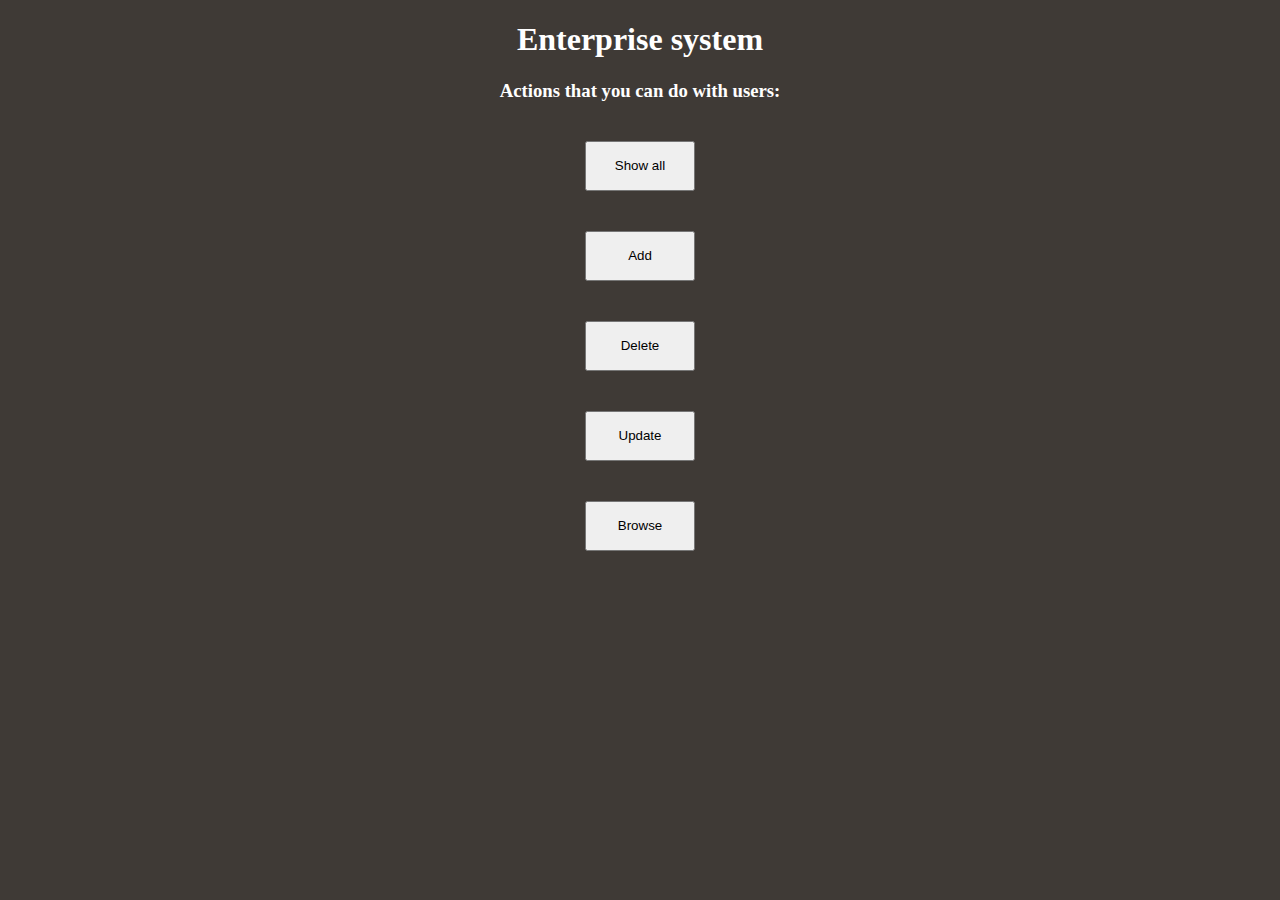
<file: lab_PHP/index.html>
﻿<!DOCTYPE html>

<html>
<head>
    <meta charset="utf-8" />
    <title>Homepage</title>
    <style>
        body{
            text-align:center;
            background-color: #3F3A36;
            color: white;
        }

        button{
            margin: 20px;
            width:110px;
            height:50px;
        }
    </style>
</head>
<body>
    <h1>Enterprise system</h1>
    <h3>Actions that you can do with users:</h3>
    <div>
        <button type="button" onclick="location.href='./allUsers.php'">Show all</button>
        <br />
        <button type="button" onclick="location.href='./add.php'">Add</button>
        <br />
        <button type="button" onclick="location.href='./delete.php'">Delete</button>
        <br />
        <button type="button" onclick="location.href='./update.php'">Update</button>
        <br />
        <button type="button" onclick="location.href='./browse.php'">Browse</button>
    </div>
</body>
</html>
</file>
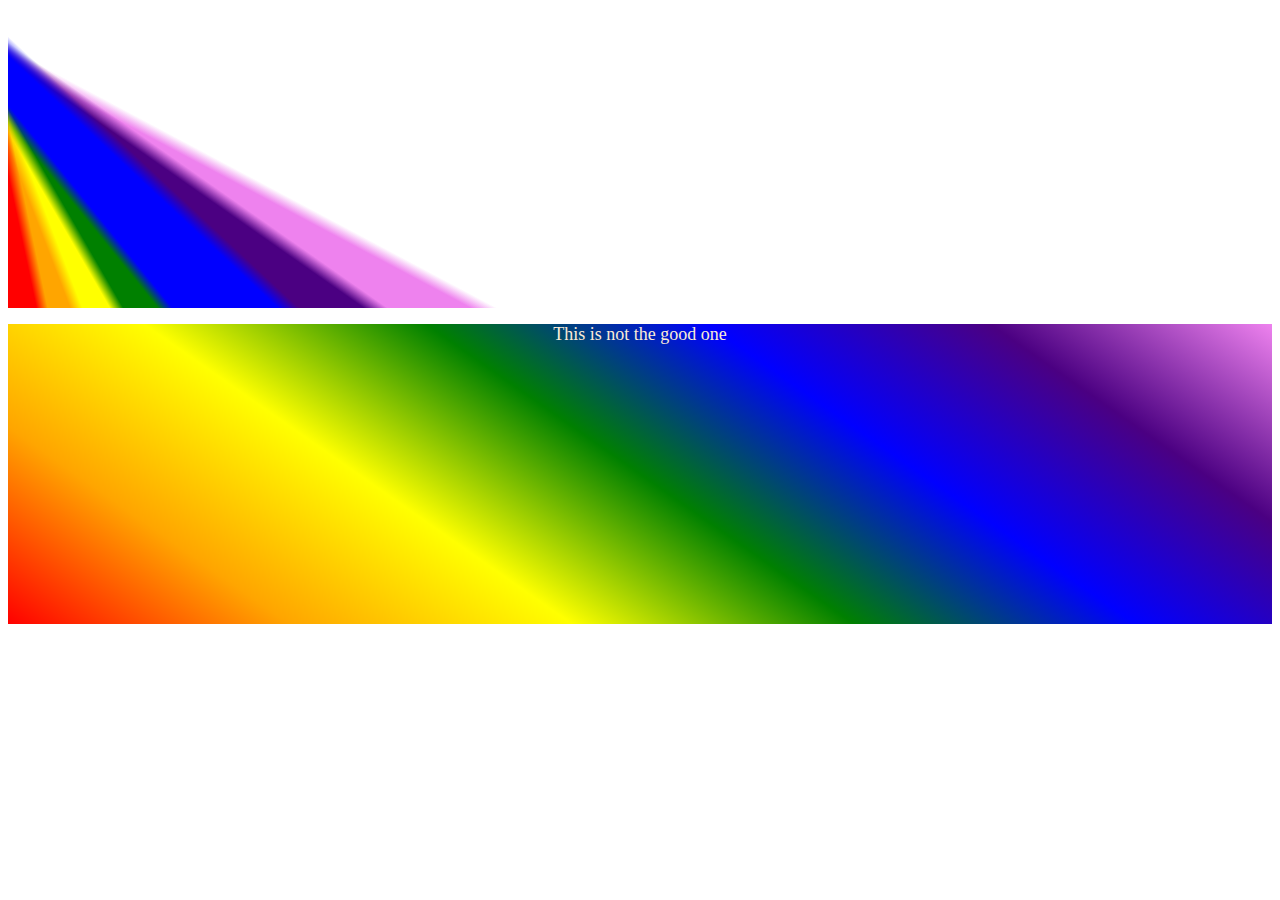
<file: lab2/P18.html>
﻿<!DOCTYPE html>

<html >
<head>
    <link rel="stylesheet" type="text/css" href="StyleSheetP18.css" >
    <title>Problem 18</title>
</head>
<body>

    <div class="mainDiv">
        <div class="r1"></div>
        <div class="r2"></div>
    </div>
    <p></p>
    <div id="rainbow">This is not the good one</div>
</body>
</html>
</file>
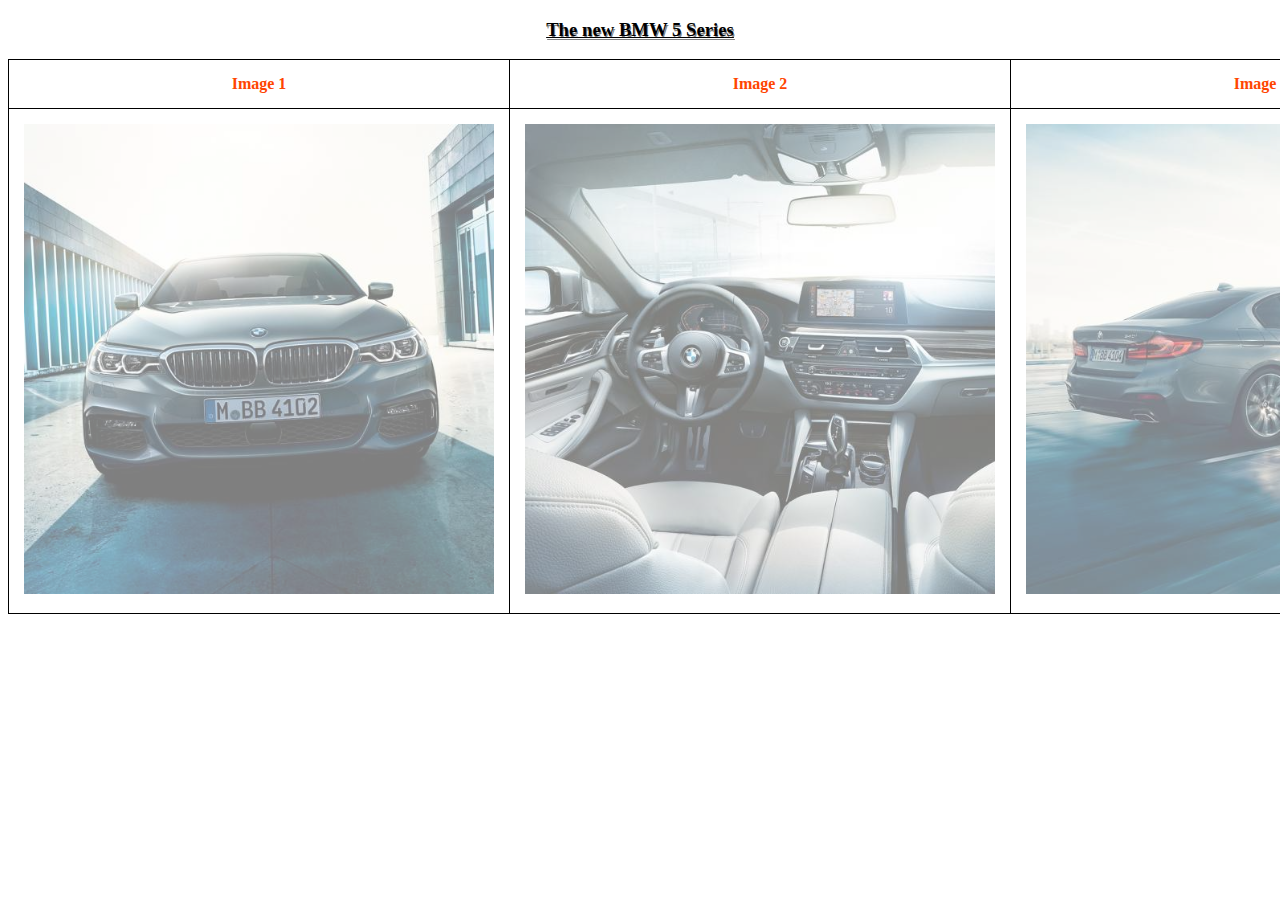
<file: lab2/P5.html>
﻿<!DOCTYPE html>

<html>
<head>
    <title>Problem 5</title>
    <link rel="stylesheet" type="text/css" href="StyleSheetP5.css">
</head>
<body>
    <h3>The new BMW 5 Series</h3>
    <table>
        <tr>
            <th>Image 1</th>
            <th>Image 2</th>
            <th>Image 3</th>
        </tr>
        <tr>
            <td> <img src="img5.jpg" height="470" width="470"/></td>
            <td> <img src="img2.jpg" height="470" width="470"/></td>
            <td> <img src="img3.jpg" height="470" width="470"/></td>
        </tr>
    </table>
</body>
</html>
</file>
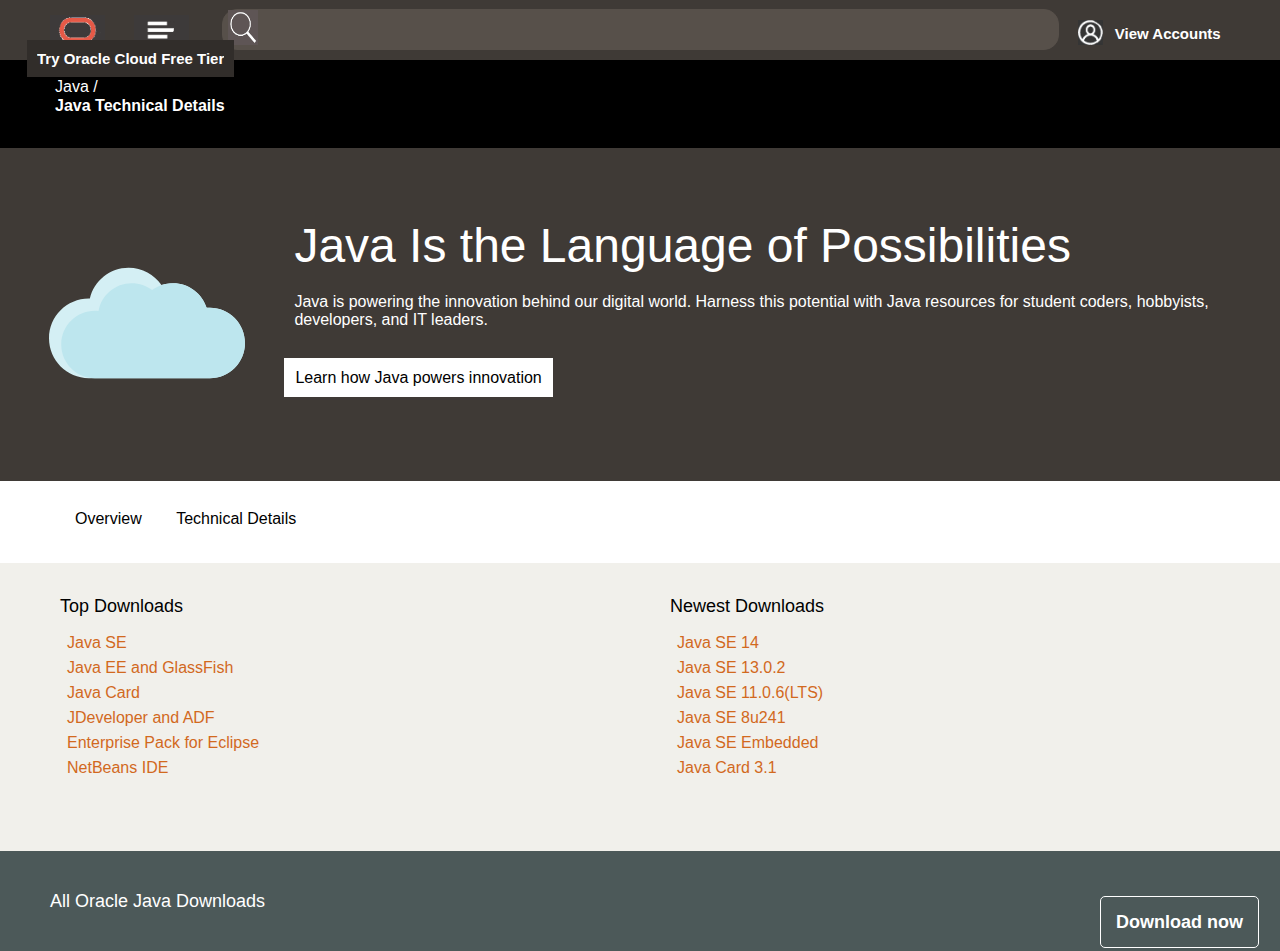
<file: lab3/HTMLPage1.html>
﻿<!DOCTYPE html>

<html>
<head>
    <link rel="stylesheet" type="text/css" href="style.css" >
    <title>Oracle Java Technologies | Oracle</title>
</head>
<body>
    <div class="first">
        <img class="logo" src="oracle.png" alt="Home"/>
        <img class="menu" src="menu.png" alt="Menu" />
        <form class="form">
            <div class="search">
                <img class="search-icon" src="search.png" alt="Search Icon"/>
            </div>
        </form>
        <img class="account" src="account.png" alt="Account" />
        <p class="view-accounts">View Accounts</p>
        <p class="black-outline">Try Oracle Cloud Free Tier</p>
    </div>
    <div class="black">
        <p class="java"> <br />Java  /</p>
        <p class="medium">Java Technical Details</p>
    </div>
    <div class="gray">
        <img class ="cloud "src="cloud.svg" alt="Cloud" />
        <div class="right">
            <h2 class="h2">Java Is the Language of Possibilities </h2>
            <p class="long-text">Java is powering the innovation behind our digital world. Harness this potential with Java resources for student coders, hobbyists, developers, and IT leaders.</p>
            <div class="white-box">
                Learn how Java powers innovation
            </div>
        </div>
        
    </div>
    <div class="white">
        <p class="first-word">Overview <span class="second-word">Technical Details</span></p>   
    </div>
    <div class="row">
        <div class="column">
            <p class="subtitle">Top Downloads</p>
            <p class="paragraph">Java SE</p>
            <p class="paragraph">Java EE and GlassFish</p>
            <p class="paragraph">Java Card</p>
            <p class="paragraph">JDeveloper and ADF</p>
            <p class="paragraph">Enterprise Pack for Eclipse</p>
            <p class="paragraph">NetBeans IDE</p>
        </div>
        <div class="column">
            <p class="subtitle">Newest Downloads</p>
            <p class="paragraph">Java SE 14</p>
            <p class="paragraph">Java SE 13.0.2</p>
            <p class="paragraph">Java SE 11.0.6(LTS)</p>
            <p class="paragraph">Java SE 8u241</p>
            <p class="paragraph">Java SE Embedded</p>
            <p class="paragraph">Java Card 3.1</p>
        </div>
    </div>
    <div class="last">
        <p class="hlast">All Oracle Java Downloads <span class="last-span">Download now</span></p>
    </div>
</body>
</html>
</file>
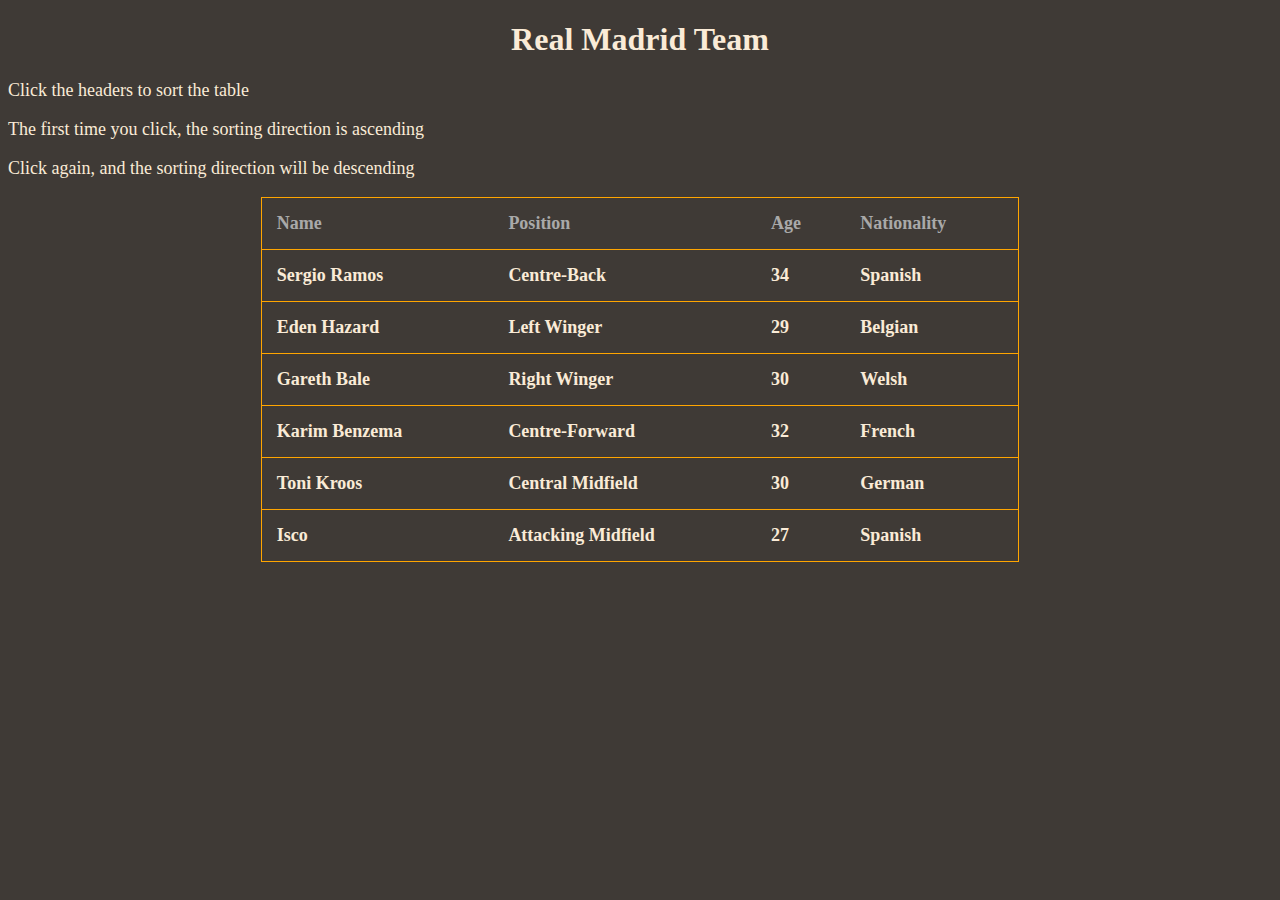
<file: lab4/HTMLPage1.html>
﻿<!DOCTYPE html>

<html>
<head>
    <title>Lab 5 Javascript</title>
    <link rel="stylesheet" type="text/css" href="style.css" />
</head>
<body>
    <h1>Real Madrid Team</h1>
    <p>Click the headers to sort the table</p>
    <p>The first time you click, the sorting direction is ascending</p>
    <p>Click again, and the sorting direction will be descending</p>
    <table align="center" id="table">
        <tr>
            <th onclick="sortTable(0)">Name</th>
            <th onclick="sortTable(1)">Position</th>
            <th onclick="sortTable(2)">Age</th>
            <th onclick="sortTable(3)">Nationality</th>
        </tr>
        <tr>
            <td>Sergio Ramos</td><td>Centre-Back</td><td>34</td><td>Spanish</td>
        </tr>
        <tr>
            <td>Eden Hazard</td><td>Left Winger</td><td>29</td><td>Belgian</td>
        </tr>
        <tr>
            <td>Gareth Bale</td><td>Right Winger</td><td>30</td><td>Welsh</td>
        </tr>
        <tr>
            <td>Karim Benzema</td><td>Centre-Forward</td><td>32</td><td>French</td>
        </tr>
        <tr>
            <td>Toni Kroos</td><td>Central Midfield</td><td>30</td><td>German</td>
        </tr>
        <tr>
            <td>Isco</td><td>Attacking Midfield</td><td>27</td><td>Spanish</td>
        </tr>
    </table>

    <script src="script.js"></script>
</body>
</html>
</file>
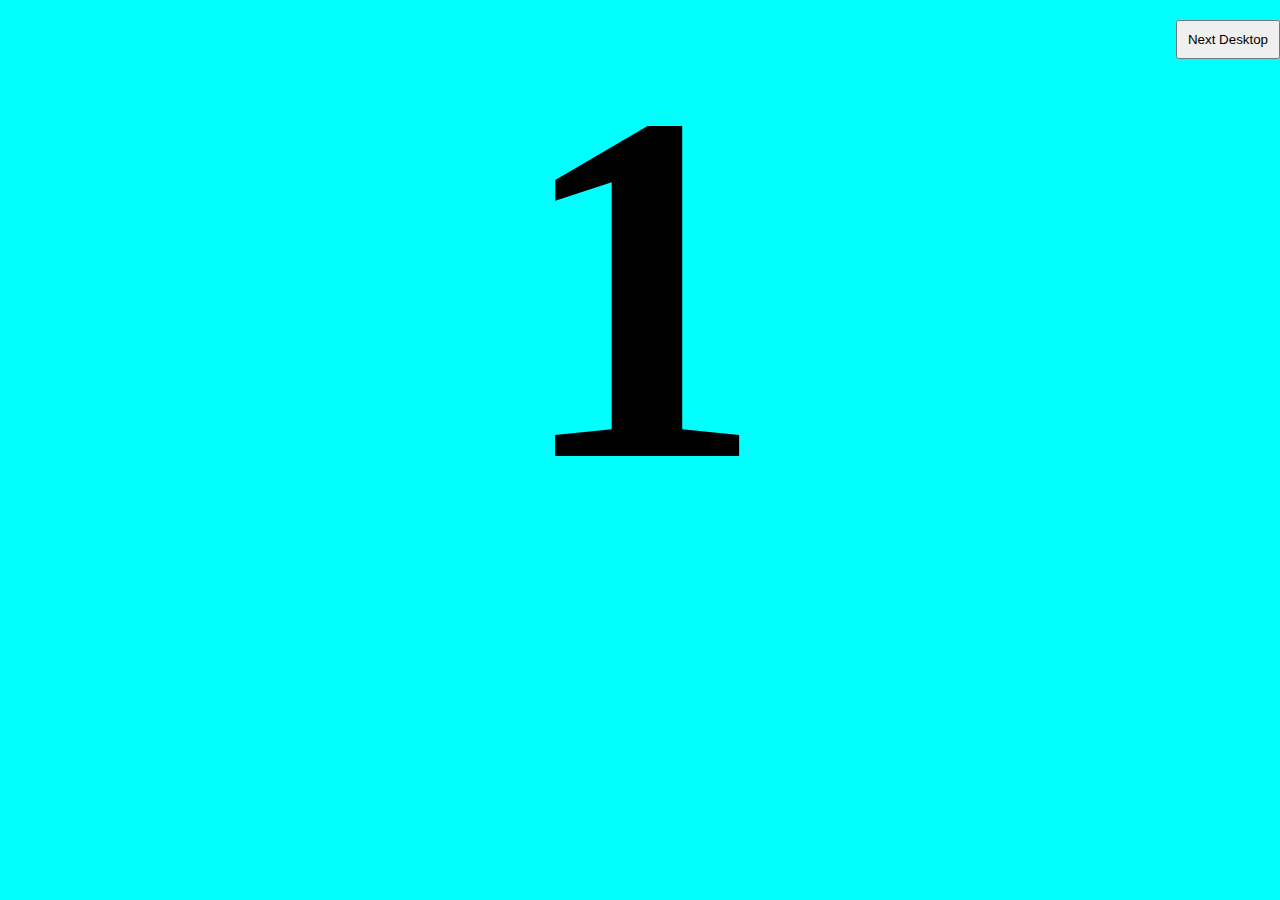
<file: lab5/HTMLPage1.html>
﻿<!DOCTYPE html>

<html>
<head>
    <meta charset="utf-8" />
    <title>JQuery</title>
    <link rel="stylesheet" type="text/css" href="style.css" />
    <script src="jquery-3.5.0.min.js"></script>
    <script src="script.js"></script>
</head>
<body>
    <div id="div1">1 <button type="button" id="b1">Next Desktop</button>  </div>
    <div id="div2">2 <button type="button" id="b2">Next Desktop</button>  </div>
    <div id="div3">3 <button type="button" id="b3">Next Desktop</button>  </div>
    <div id="div4">4 <button type="button" id="b4">Next Desktop</button>  </div>
</body>
</html>
</file>
<file: lab2/StyleSheetP18.css>
﻿#rainbow {
    height: 300px;
    background-image: linear-gradient(35deg,red,orange, yellow, green, blue, indigo,violet);
    text-align:center;
    color:antiquewhite;
    font-size:large;
}

.mainDiv{
    
    clear:left;
}

.r1 {
    background: linear-gradient(78deg, red 5%, transparent 7%), linear-gradient(69deg, orange 10%, transparent 12%), linear-gradient(60deg, yellow 15%, transparent 17%), linear-gradient(51deg, green 20%, transparent 22%);
    width: 40%;
    height: 300px;
   float:left;
}

.r2 {
    background-image: linear-gradient(43deg, blue 25%, transparent 27%), linear-gradient(35deg, indigo 30%, transparent 32%), linear-gradient(28deg, violet 35%, transparent 37%);
    width: 60%;
    height: 300px;
    
}
</file>
<file: lab2/StyleSheetP5.css>
﻿table {
    border-collapse: collapse;
    border: 1px solid black;
}

th,td{
    border: 1px solid black;
    padding: 15px;
    color:orangered;
}

img {
    opacity: 0.5;
}

img:hover {
        opacity: 1.0;
}

h3 {
    text-align: center;
    text-decoration: underline;
    text-shadow: 1px 2px gray ;
}
</file>
<file: lab3/style.css>
﻿body {
    font-family: "Oracle Sans", -apple-system, BlinkMacSystemFont, "Segoe UI", "Helvetica Neue", sans-serif;
    margin:0px;
}

.first {
    height: 60px;
    background-color: #3F3A36;
}

.logo{
    height:30px;
    width:55px;
    padding-left:50px;
    padding-top:15px;
}

.menu{
    display:inline;
    height:30px;
    width:55px;
    margin-left:25px;
}

.form {
    display: inline-block;
    background-color: #57504a;
    width: 835px;
    margin-left: 28px;
    border: 1px solid #57504a;
    border-radius: 15px;
}

.search-icon{
    background-position:center;
    width:30px;
    height:35px;
    display:inline-block;
    margin-left:5px;
}

.account{
    height:25px;
    width:25px;
    display:inline;
    margin-left:15px;
}

.view-accounts{
    display:inline;
    color:white;
    margin-left:7px;
    font-weight:bold;
    vertical-align:super;
    font-size:15px;
}

.black-outline {
    display: inline;
    color: white;
    font-weight:bold;
    font-size:15px;
    margin-left: 37px;
    outline: 10px solid #312D2A;
    background-color: #312D2A;
    vertical-align:super;
}

.black{
    color:white;
    background-color:black;
    display:block;
    text-indent: 55px;
    height: 88px;
    width:100%;
}

.medium {
    font-size: medium;
    font-weight: bold;
    margin-top: 1px;
}

.java{
    margin-bottom: 0px;
    margin-left: 55px;
}

.gray {
    height: 333px;
    background-color: #3F3A36;
}

.cloud {
    height: 350px;
    width:23%;
    float:left;
}

.right {
    display: inline;
    width: 70%;
}

.h2 {
    color: white;
    padding-top: 70px;
    font-weight: 500;
    font-size: 48px;
}

.long-text{
    color:white;
    margin-top:20px;
    font-size:medium;
   
    margin-bottom:40px;
}

.white-box {
    height: 40px;
    width: 40px;
    font-size: medium;
    font-weight: 500;
    background-color: white;
    border: 1px solid white;
    margin-top: 25px;
    display: inline;
    outline: 10px solid white;
}

.white {
    height: 65px;
    background-color: white;
    color: black;
    clear:left;    
}

.first-word{
    text-indent:75px;
    padding-top:12px;
    
}

.second-word{
    margin-left:30px;
    
}

.row {
    padding-left: 60px;
    padding-top: 13px;
    background-color: #f1f0eb;
    height: 275px;
}

.column {
    margin-top: 20px;
    float: left;
    width: 50%;
    height: 250px;
    background-color: #f1f0eb;
}

.row:after{
    content:"";
    display:table;
    clear:both;    
}

.subtitle{
    font-size:large;
    padding-bottom:10px;
}

.paragraph {
    color: chocolate;
    margin: 7px;
    font-size: medium;
}

.last {
    height: 100px;
    color: white;
    background-color: #4c5959;
}

h3,h1,p,h2{
    margin:0;
}

.hlast{
    padding-top:40px;
    padding-left:50px;
    font-size:large;
}

.last-span {
    margin-left: 1050px;
    border: 1px solid white;
    padding: 15px;
    border-radius:5px;
    font-weight:bold;
}
</file>
<file: lab4/style.css>
﻿body {
    background-color: #3F3A36;
    color:antiquewhite;
}

h1{
   text-align:center;
}

table{
   width:60%;
   border-spacing:0;
   border-collapse:collapse;
}

table, tr {
    border: 1.5px solid orange;
}

th,td{
    text-align:left;
    padding:15px;
    font-size:large;
    font-weight:600;
}

th{
    color:darkgray;
    cursor:pointer;
}

p{
    font-size:large;
}
</file>
<file: lab5/style.css>
﻿body{
    font-size:500px;
    font-weight:bold;
    margin: 0;
}

div {
    height: 100%;
    width: 100%;
    position: absolute;
    text-align: center;
}

#div1{
    background-color:aqua;
}

#div2 {
    background-color: brown;
    display: none;
}

#div3 {
    background-color: chocolate;
    display: none;
}

#div4 {
    background-color: darkslategray;
    display: none;
}

button{
    right: 0px;
    top: 20px;
    padding: 10px;
    position:absolute;
}
</file>
